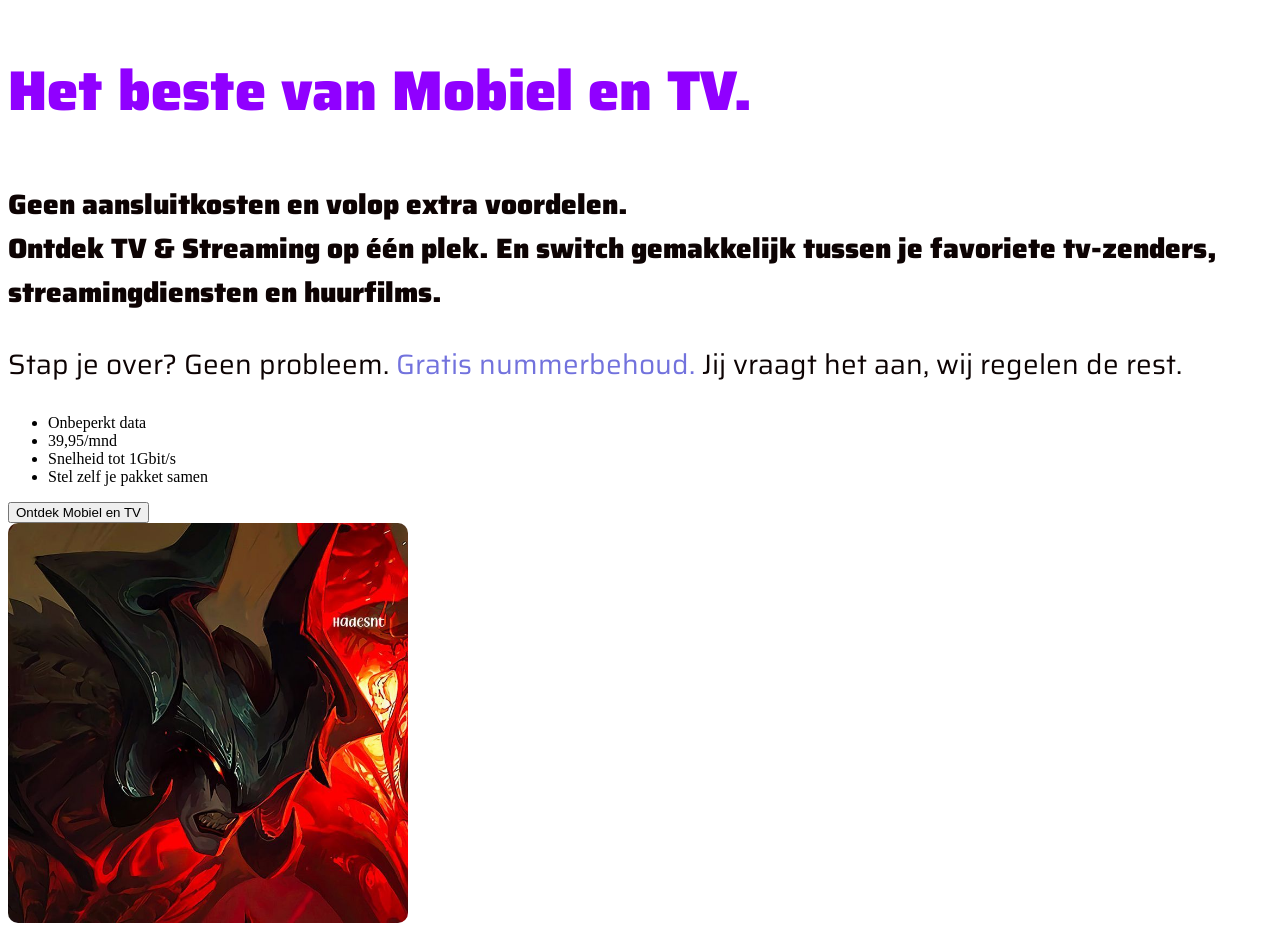
<file: folder/index.html>
<!DOCTYPE html>
<html lang="en">
  <head>
    <meta charset="UTF-8" />
    <meta name="viewport" content="width=device-width, initial-scale=1.0" />
    <title>Hallo Hi - Internet & Bellen</title>
    <link rel="preconnect" href="https://fonts.googleapis.com">
    <link rel="preconnect" href="https://fonts.gstatic.com" crossorigin>
    <link href="https://fonts.googleapis.com/css2?family=Saira:ital,wght@0,100..900;1,100..900&display=swap" rel="stylesheet">
    <link rel="stylesheet" href="style.css">
    
  </head>
  <body>
    <main class="main">
      <section class="section">
        <section class="section-left">
          <h2 class="section-title">Het beste van Mobiel en TV.</h2>
          <p class="bold">
            Geen aansluitkosten en volop extra voordelen.<br />Ontdek TV &
            Streaming op één plek. En switch gemakkelijk tussen je favoriete
            tv-zenders, streamingdiensten en huurfilms.
          </p>
          <p class="section-paragraph">
            Stap je over? Geen probleem. <a href="">Gratis nummerbehoud.</a> Jij vraagt het
            aan, wij regelen de rest.
          </p>
          <ul class="section-list">
            <li class="section-item">Onbeperkt data</li>
            <li class="section-item">39,95/mnd</li>
            <li class="section-item">Snelheid tot 1Gbit/s</li>
            <li class="section-item">Stel zelf je pakket samen</li>
          </ul>
          <button class="section-button">Ontdek Mobiel en TV</button> <br>
          <img src="images/aatroxYOUMUSTDIE.jpg" alt="aatroxYOUMUSTDIE">
        </section>
      </section>
    </main>
  </body>
</html>
</file>
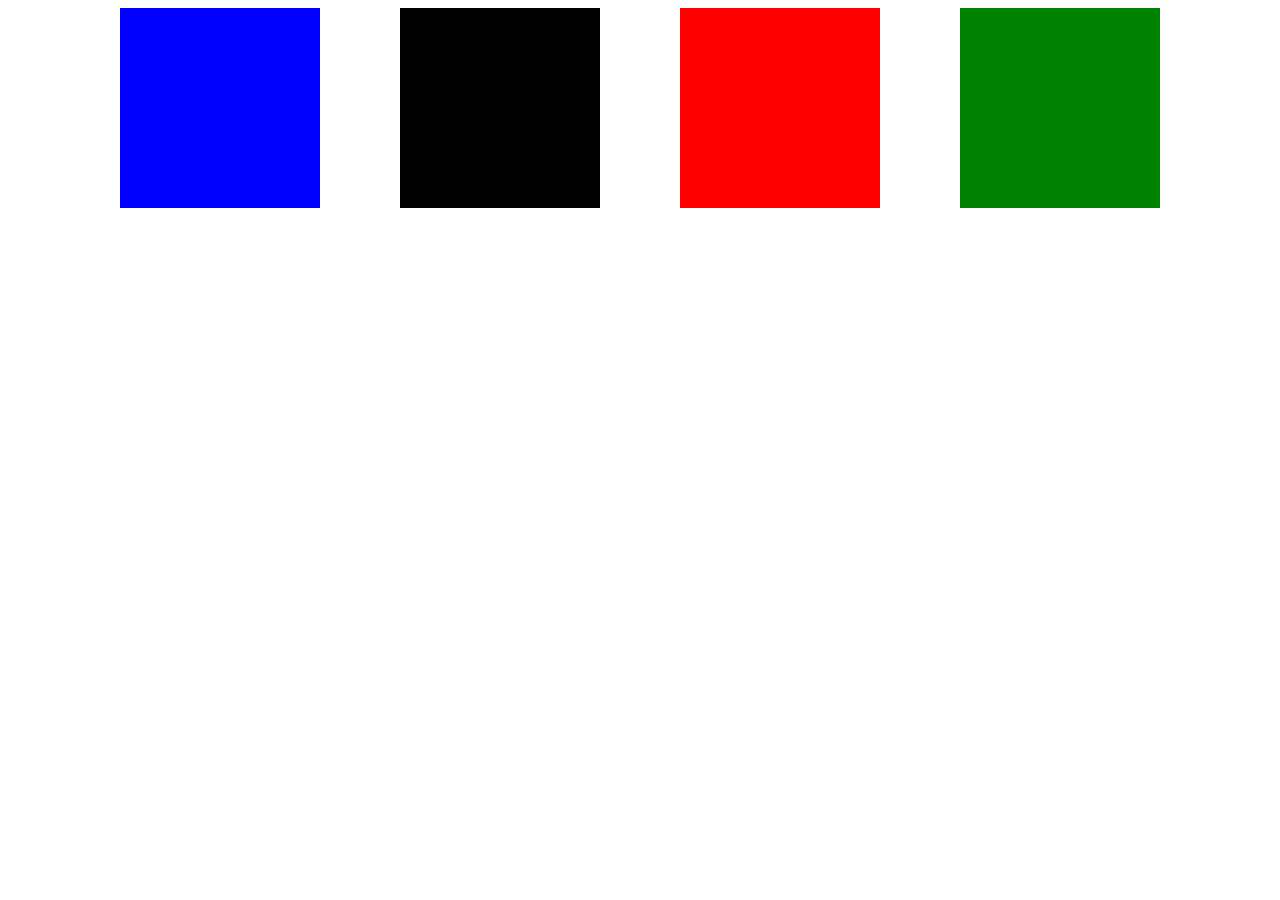
<file: opdracht6.1/index.html>
<!doctype html>
<html lang="en">
  <head>
    <meta charset="UTF-8" />
    <meta name="viewport" content="width=device-width, initial-scale=1.0" />
    <title>Document</title>
    <link rel="stylesheet" href="main.css">
  </head>
  <body>
<div class="container">
  <div class="blue"></div>
  <div class="black"></div>
  <div class="red"></div>
  <div class="green"></div>
</div>
  </body>
</html>
</file>
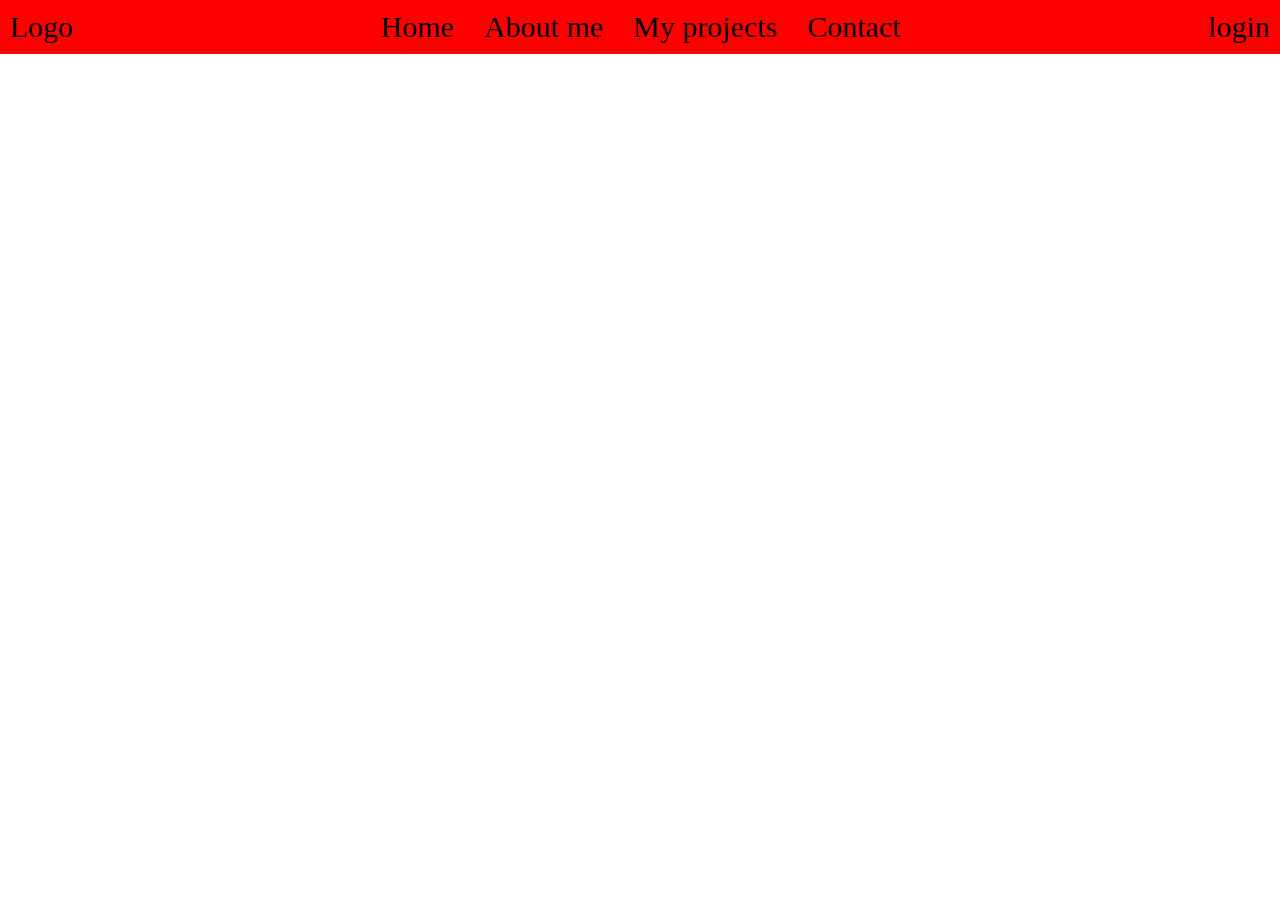
<file: opdracht6.3/index.html>
<!DOCTYPE html>
<html lang="en">
<head>
    <meta charset="UTF-8">
    <meta name="viewport" content="width=device-width, initial-scale=1.0">
    <title>Document</title>
    <link rel="stylesheet" href="main.css">
</head>
<body>
<div class="container">
    <div>Logo</div>
    <div class="middle">
        <div>Home</div>
        <div>About me</div>
        <div>My projects</div>
        <div>Contact</div>

    </div>
    <div>login</div>

</div>
</body>
</html>
</file>
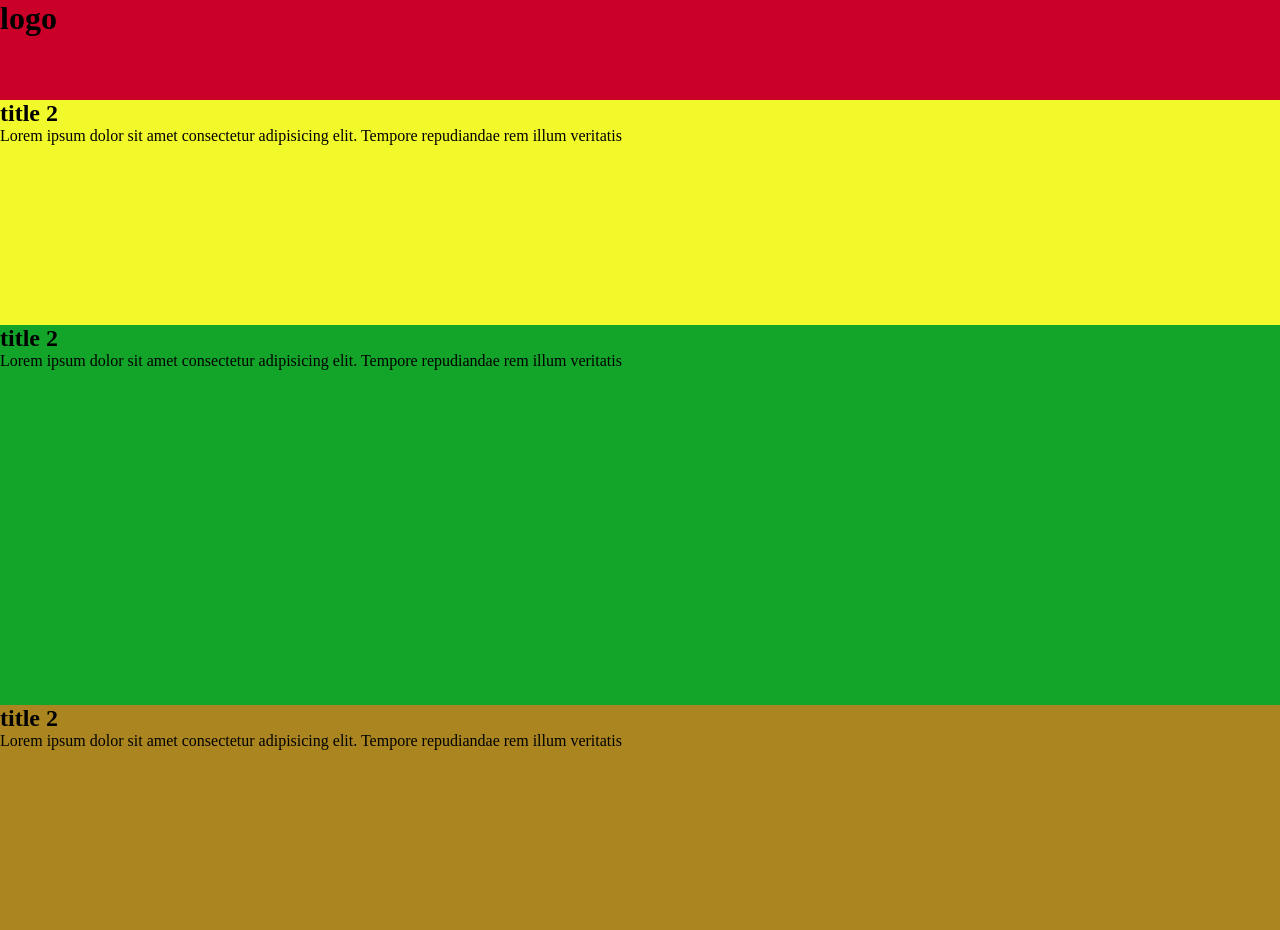
<file: opdracht7.1/index.html>
<!DOCTYPE html>
<html lang="en">
<head>
    <meta charset="UTF-8">
    <meta name="viewport" content="width=device-width, initial-scale=1.0">
    <title>Document</title>
    <link rel="stylesheet" href="main.css">
</head>
<body>
    <div class="ab"><h1>logo</h1> </div>
    <div class="bb">
    <h2>title 2</h2>
    <p>Lorem ipsum dolor sit amet consectetur adipisicing elit. Tempore repudiandae rem illum veritatis </p>
    </div>
    <div class="db">
    <h2>title 2</h2>
    <p>Lorem ipsum dolor sit amet consectetur adipisicing elit. Tempore repudiandae rem illum veritatis </p>
    </div>
    <div class="cb">
    <h2>title 2</h2>
    <p>Lorem ipsum dolor sit amet consectetur adipisicing elit. Tempore repudiandae rem illum veritatis </p>
    </div>
</div>
    
</body>
</html>
</file>
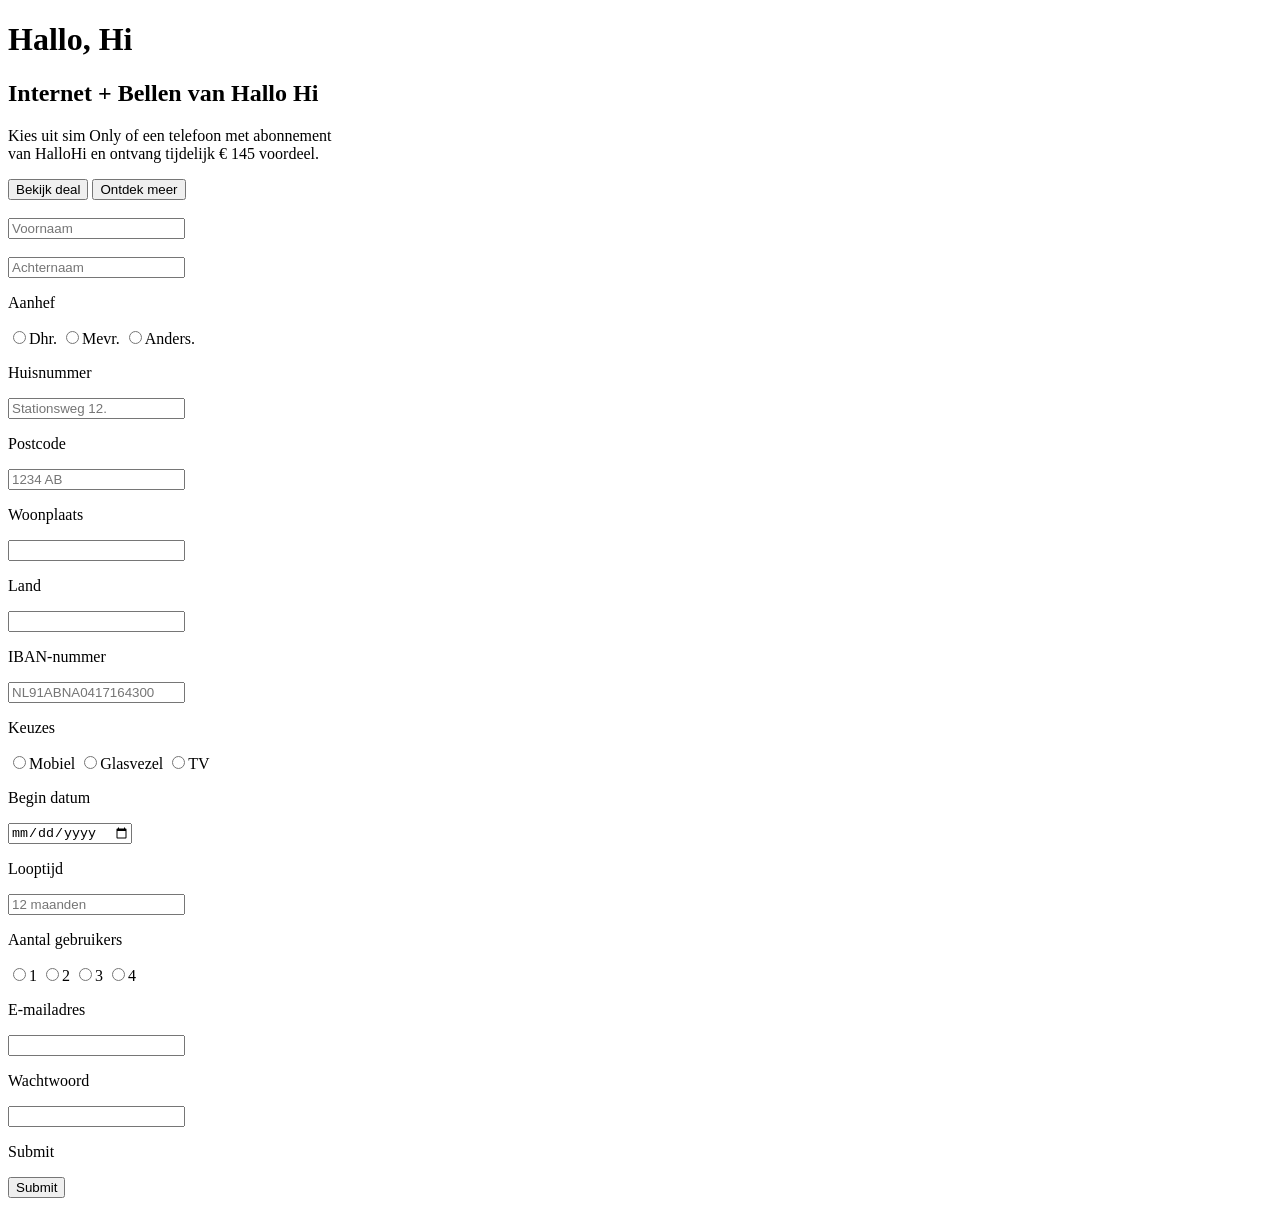
<file: W-3-2_hallohilander/index.html>
<!DOCTYPE html>
<html lang="en">
<head>
    <meta charset="UTF-8">
    <meta name="viewport" content="width=device-width, initial-scale=1.0">
    <title>Document</title>
</head>
<body>
    <header>
        <h1>Hallo, Hi</h1>
        <h2>Internet + Bellen van Hallo Hi</h2>
        <p>
        Kies uit sim Only of een telefoon met abonnement<br>
        van HalloHi en ontvang tijdelijk € 145 voordeel.
        </p>
        <button>Bekijk deal</button>
        <button>Ontdek meer</button>
    </header>
    
    <section>
        <form action="">
            <br>
            <input type="text"   placeholder="Voornaam"   pattern="[A-Za-z\s]+"required>
            <br>
            <br>
            <input type="text"  placeholder="Achternaam" pattern="[A-Za-z/s]+"required>
            <p>Aanhef</p>
            <!---->
          <input type="radio" name="Aanhef">Dhr.
          <input type="radio" name="Aanhef">Mevr.
          <input type="radio" name="Aanhef">Anders.
          <!---->
          <p>Huisnummer</p>
          <input type="text" pattern="[A-Zz-a1-9]" placeholder="Stationsweg 12." required>
          <p>Postcode</p>
          <input type="text" pattern="[0-9A-Za-z/s]" placeholder="1234 AB"required>
          <p>Woonplaats</p>
          <input type="text" pattern="[0-9A-Za-z/s]" required>
          <p>Land</p>
          <input type="text" pattern="[A-Za-z/s]" required>
          
          <p>IBAN-nummer</p>
          <input type="text" placeholder="NL91ABNA0417164300" maxlength="18">
          <p>Keuzes</p>
          <input type="radio" name="Keuzes">Mobiel
          <input type="radio" name="Keuzes">Glasvezel
          <input type="radio" name="Keuzes">TV
          
          <p>Begin datum</p>
          <input type= "date">
          <p>Looptijd</p>
          <input type="datetime" name="Looptijd" placeholder="12 maanden">
        <p>Aantal gebruikers</p> 
          <input type="radio" name="aantal gebruikers">1
          <input type="radio" name="aantal gebruikers">2
          <input type="radio" name="aantal gebruikers">3
          <input type="radio" name="aantal gebruikers">4
        <!-------------->
        <p>E-mailadres</p>
        <input type="text" pattern="[a-zA-Z0-9@/s]" required>
        <p>Wachtwoord</p>
        <input type="password">
        <p>Submit</p>
        <input type="submit">
           

        </form>
    </section>
</body>
</html>
</file>
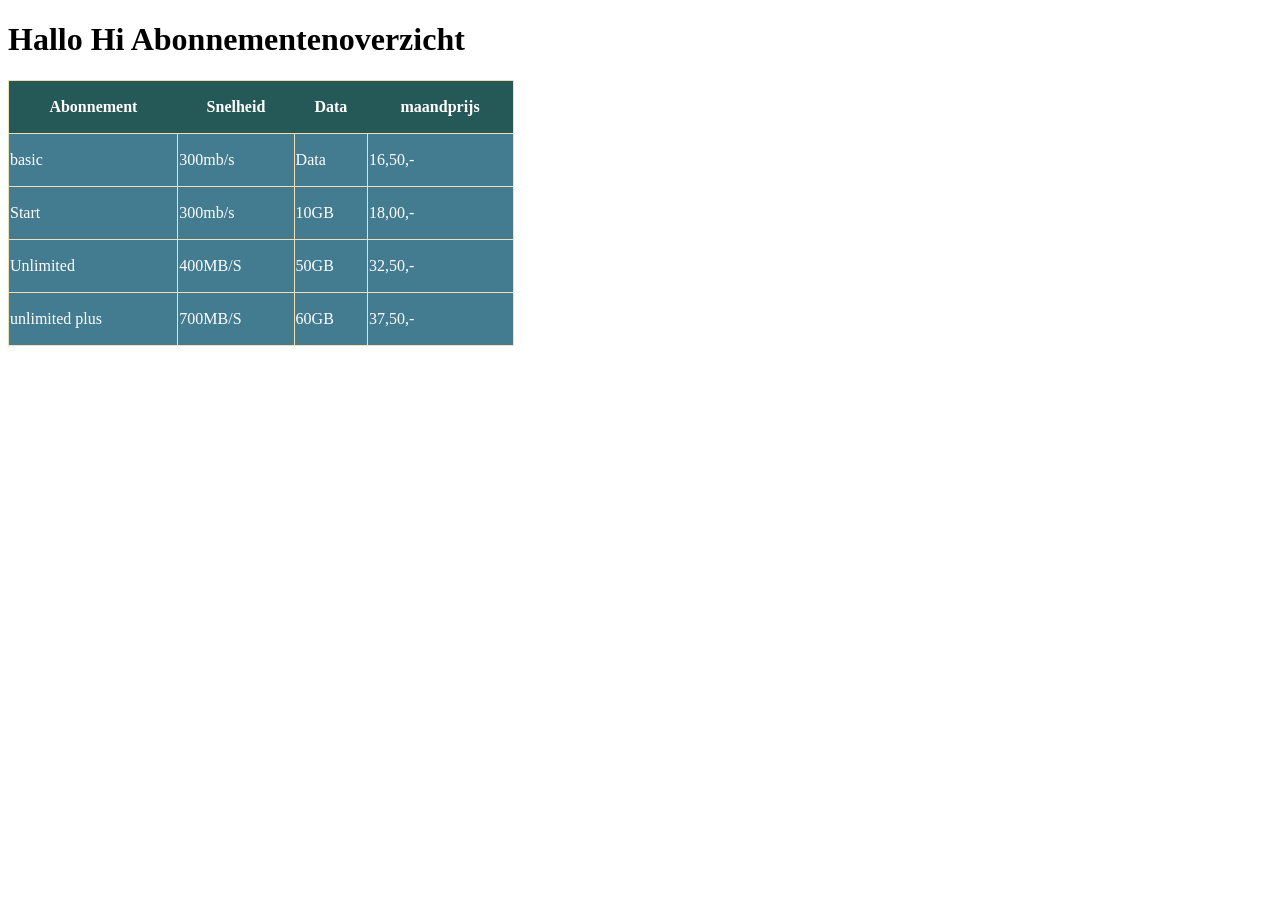
<file: W-3-3-hallohilander/index.html>
<!doctype html>
<html lang="en">
  <head>
    <meta charset="UTF-8" />
    <meta name="viewport" content="width=device-width, initial-scale=1.0" />
    <title>Document</title>
    <link rel="stylesheet" href="main.css" />
  </head>
  <body>
    <header>
      <h1>Hallo Hi Abonnementenoverzicht</h1>
    </header>
    <main>
      <table>
        <thead>
          <tr>
            <th><p>Abonnement</p></th>
            <th><p>Snelheid</p></th>
            <th><p>Data</p></th>
            <th><p>maandprijs</p></th>
          </tr>
        </thead>
        <tbody>
          <tr id="basictable">
            <td><p>basic</p></td>
            <td><p>300mb/s</p></td>
            <td><p>Data</p></td>
            <td><p>16,50,-</p></td>
          </tr>
          <tr id="basictable">
            <td><p>Start</p></td>
            <td><p>300mb/s</p></td>
            <td><p>10GB</p></td>
            <td><p>18,00,-</p></td>
          </tr>
          <tr id="basictable">
            <td><p>Unlimited</p></td>
            <td><p>400MB/S</p></td>
            <td><p>50GB</p></td>
            <td><p>32,50,-</p></td>
          </tr>
          <tr id="basictable">
            <td><p>unlimited plus</p></td>
            <td><p>700MB/S</p></td>
            <td><p>60GB</p></td>
            <td><p>37,50,-</p></td>
          </tr>
        </tbody>
      </table>
    </main>
  </body>
</html>
</file>
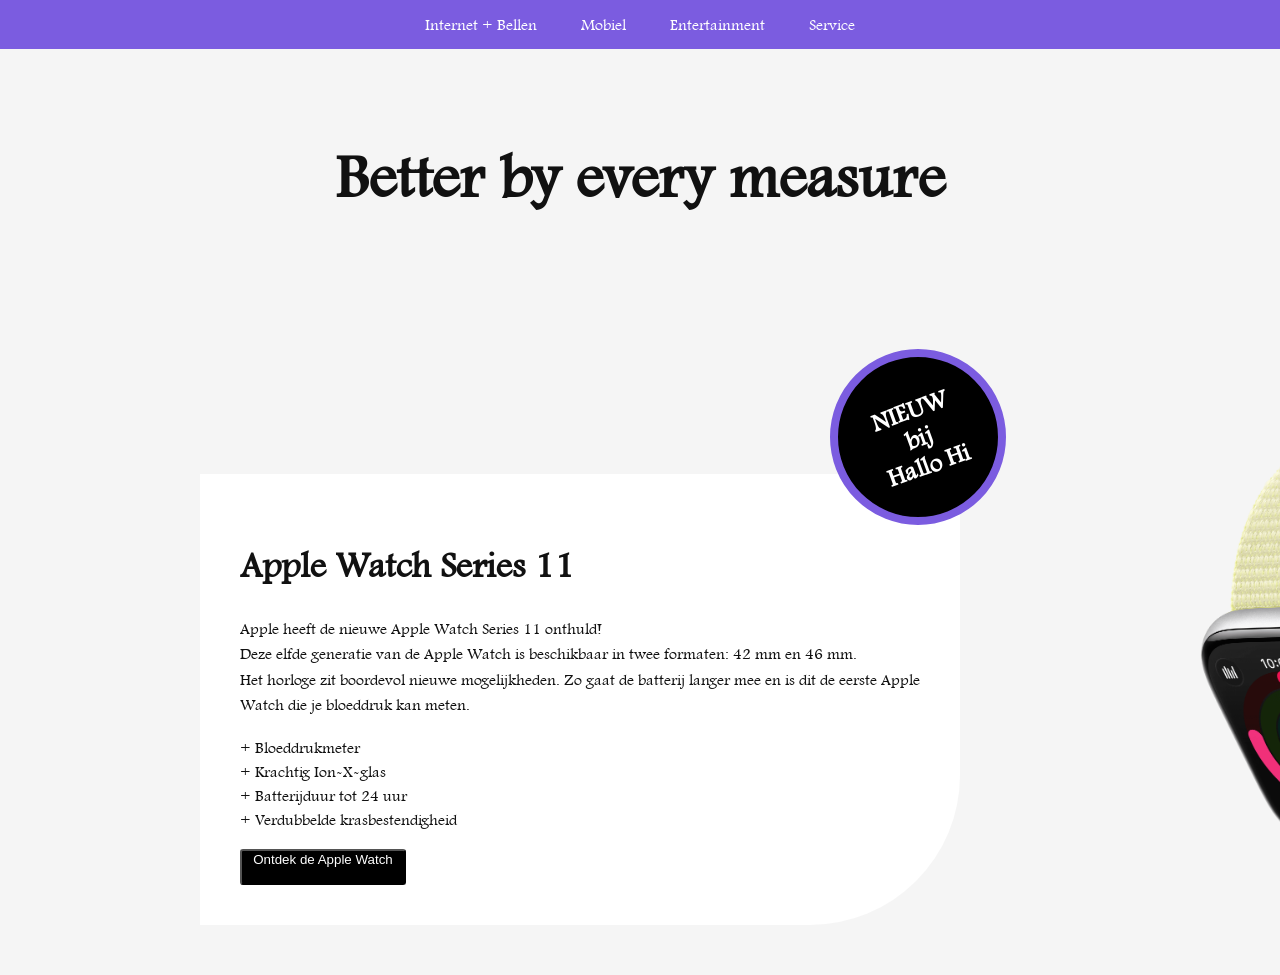
<file: opdracht4.2/apple-watch-start (1).html>
<!DOCTYPE html>
<html lang="nl">
<head>
  <meta charset="UTF-8">
  <meta name="viewport" content="width=device-width, initial-scale=1.0">
  <title>Apple Watch Series 11 - Super Deal</title>
  <link rel="stylesheet" href="css/style.css">
</head>
<body>
  <!-- Navigatie -->
  <header>
    <nav class="navbar">
      <ul>
        <li><a href="#">Internet + Bellen</a></li>
        <li><a href="#">Mobiel</a></li>
        <li><a href="#">Entertainment</a></li>
        <li><a href="#">Service</a></li>
      </ul>
    </nav>
  </header>

  <!-- Hero sectie -->
  <section class="hero">
    <div class="deal-badge">
        <span>NIEUW<br>bij<br>Hallo Hi</span>
    </div>
    <div class="hero-content">
      
      <h1>Better by every measure</h1>
    </div>
  </section>
  <!-- Product info -->
  <section class="product-info">
    <h2>Apple Watch Series 11</h2>
    <p>
      Apple heeft de nieuwe Apple Watch Series 11 onthuld!<br>
      Deze elfde generatie van de Apple Watch is beschikbaar in twee formaten: 42 mm en 46 mm.<br>
      Het horloge zit boordevol nieuwe mogelijkheden. Zo gaat de batterij langer mee en is dit de eerste Apple Watch die je bloeddruk kan meten.
    </p>
    <ul>
      <li>+ Bloeddrukmeter</li>
      <li>+ Krachtig Ion-X-glas</li>
      <li>+ Batterijduur tot 24 uur</li>
      <li>+ Verdubbelde krasbestendigheid</li>
    </ul>
    <button><a href="#" class="cta-btn">Ontdek de Apple Watch</a></button>
  </section>
</body>
</html>
</file>
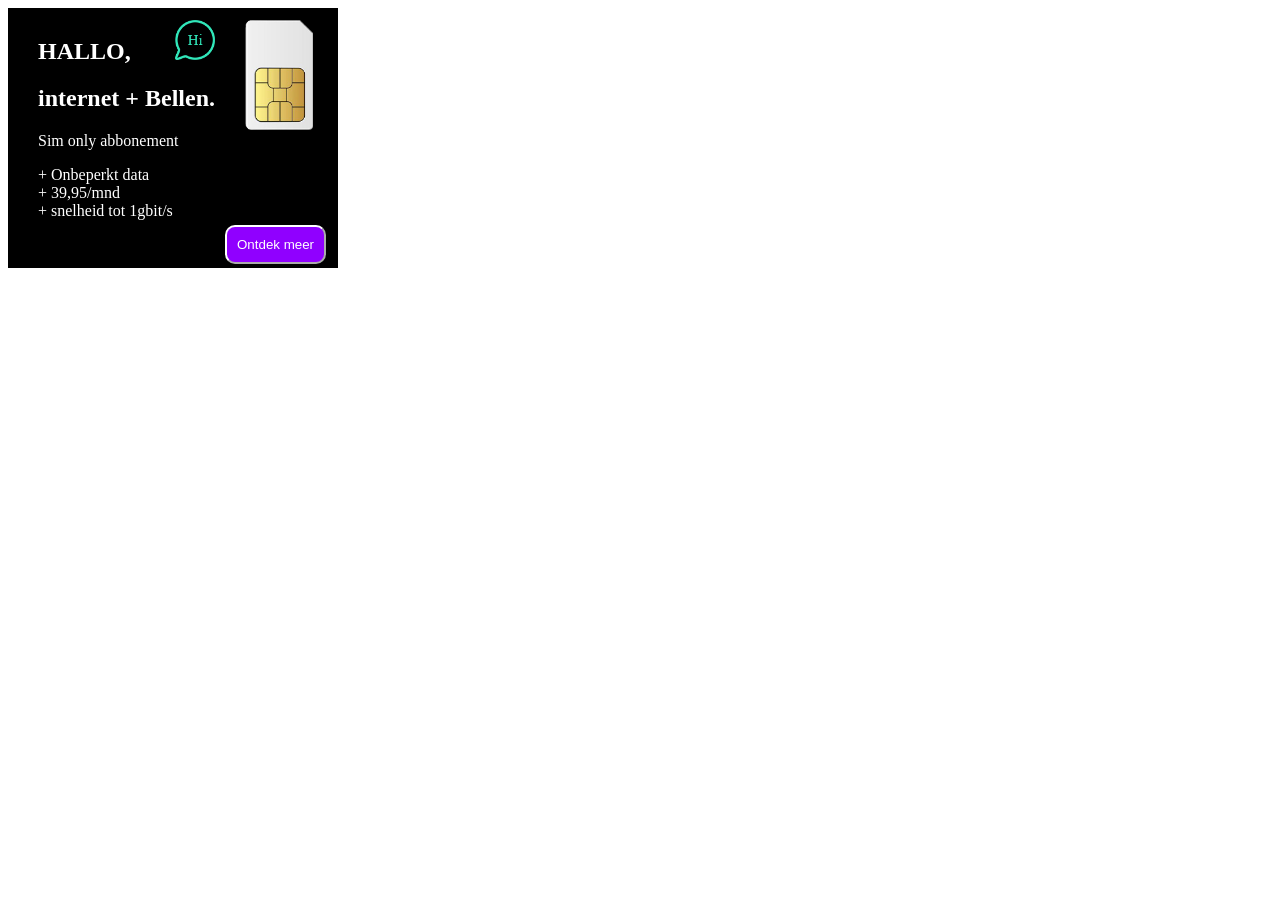
<file: opdracht5.1/banner300x250/banner-300x250.html>
<!doctype html>
<html lang="en">
  <head>
    <meta charset="UTF-8" />
    <meta name="viewport" content="width=device-width, initial-scale=1.0" />
    <title>Document</title>
    <link rel="stylesheet" href="style.css" />
  </head>
  <body>
    
   <section class="blackcolor stage"> 
   <div class="circle"></div>
      <img class="hi" src="images/hi.png" alt="hi" />
      <div class="text">
        <h1>HALLO,</h1>
        <h2>internet + Bellen.</h2>
        <p>Sim only abbonement</p>
      </div>
      <img class="sim" src="images/simKaart.png" alt="simkaart" />
      <ul>
        <li>+ Onbeperkt data</li>
        <li>+ 39,95/mnd</li>
        <li>+ snelheid tot 1gbit/s</li>
      </ul>
       
      <button class="Ontdek">Ontdek meer</button>
    
    </section>
  </body>
</html>
</file>
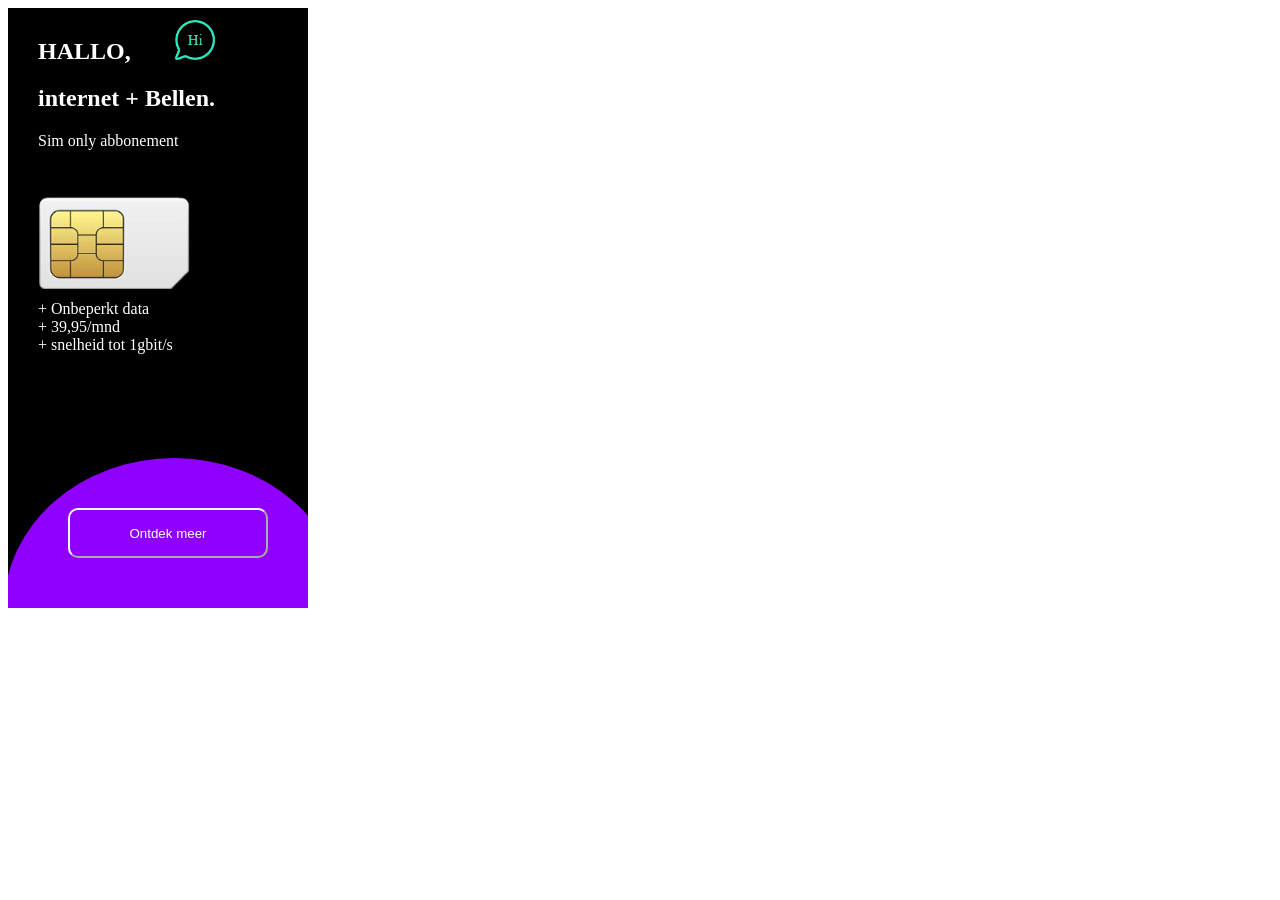
<file: opdracht5.1/banner300x600/banner-300x600.html>
<!doctype html>
<html lang="en">
  <head>
    <meta charset="UTF-8" />
    <meta name="viewport" content="width=device-width, initial-scale=1.0" />
    <title>Document</title>
    <link rel="stylesheet" href="style.css" />
  </head>
  <body>
   <section class="blackcolor stage"> 
    <div class="circle"></div>
      <img class="hi" src="images/hi.png" alt="hi" />
      <div class="text">
        <h1>HALLO,</h1>
        <h2>internet + Bellen.</h2>
        <p>Sim only abbonement</p>
      </div>
      <img class="sim" src="images/simKaart.png" alt="simkaart" />
      <ul>
        <li>+ Onbeperkt data</li>
        <li>+ 39,95/mnd</li>
        <li>+ snelheid tot 1gbit/s</li>
      </ul>
      <button class="Ontdek">Ontdek meer</button>
    </section>
  </body>
</html>
</file>
<file: folder/style.css>
h2 {
  font-size: 56px;
  color: #9000ff;
  font-style: bold;
  font-weight: 900;
  font-family: "saira", sans-serif;
}
p {
  color: #0d0303;
  font-size: 28px;
    font-family: "Saira", sans-serif;
}
  
.bold{
  color: #0d0303;
  font-size: 28px;
  font-style: bold; 
  font-weight: 900;
}
a{
text-decoration-line: none;
color: #7272dd;
}
img{
width: 400px;
border-radius: 10px;
}
img:hover{
    transform: scaleX(-1);
}
</file>
<file: opdracht6.1/main.css>
.container {
    display: flex;
    justify-content: space-evenly;
   /* flex-direction: row-reverse; */
    align-items: center;
    width: 100%;
    max-width: 1200px;
    margin: 0 auto;
}
.blue {
    background-color: blue;
    width: 200px;
    height: 200px;
}

.black {
    background-color: black;
    width: 200px;
    height: 200px;
}

.red {
    background-color: red;
    width: 200px;
    height: 200px;
}

.green {
    background-color: green;
    width: 200px;
    height: 200px;
}
</file>
<file: opdracht6.3/main.css>
*{
    padding: 0;
    margin: 0;
}
body{
    font-size: 30px;
}
.container{
    display: flex;
    align-items: center;
    justify-content: space-between;
    background-color: red;
    padding: 10px;
}
.middle{
    flex-direction: row;
    display: flex;
    gap: 30px;
}
</file>
<file: opdracht7.1/main.css>
*{
    padding: 0;
    margin: 0;
    box-sizing: border-box;

}

.ab {
  display: flex;
  background-color: rgb(126, 126, 186);
  color: black;
  min-height: 100px;
}
.bb {
  background-color: cyan;
  min-height: 225px;

}
.cb {
  background-color: darkblue;
  min-height: 225px;

}
.db {
  background-color: rgb(198, 98, 198);
  min-height: 380px;

}
@media (min-width: 768px){
   .ab {
  background-color: rgb(186, 126, 138);
}
.bb {
  background-color: rgb(49, 68, 68);

}
.cb {
  background-color: rgb(171, 171, 237);
  
}
.db {
  background-color: rgb(23, 19, 23);
  

}

    
}
@media (min-width: 1280px){
   .ab {
  background-color: rgb(203, 0, 41);
}
.bb {
  background-color: rgb(242, 249, 43);

}
.cb {
  background-color: rgb(171, 134, 32);
  
}
.db {
  background-color: rgb(19, 165, 41);
  

}

    
}
</file>
<file: W-3-3-hallohilander/main.css>
tr {

  background-color: #255957;
}
table {
  width: 40%;
}

#basictable {
  background-color: #437c90;
}

p {
  color: white;
}

table,
td {
  border: 1px solid wheat;
  border-collapse: collapse;
}
</file>
<file: opdracht4.2/css/style.css>
/* Algemene stijl */

html {
  background-color: #f5f5f5;
  font-family: HelloHiFont;
}


/* Custom Font */
@font-face {
  font-family: HelloHiFont;
  src: url(font/ftltlt-webfont.woff);
}

@font-face {
  font-family: HelloHiFont2;
  src: url(font/ftltlt-webfont2.woff);
}



body {
  margin: 0;
  font-family: HelloHiFont, sans-serif;
 color: #111;
 background-image: url(img/watch.png);
 background-repeat: no-repeat;
 background-attachment: fixed;
 background-position: 100%;
 background-position: 1200px;
 background-position-y: 425px;
 background-size: 400px;
 

 }


/* Navigatie */
.navbar {
  background: #7b5ce0;
  padding: 15px 0;
  text-align: center;
}
.navbar ul {
  list-style: none;
  margin: 0;
  padding: 0;
}
.navbar ul li {
  display: inline-block;
  margin: 0 20px;
}
.navbar ul li a {
  color: white;
  text-decoration: none;
  font-weight: 500;
}

/* Hero sectie */
.hero {
  display: flex;
  justify-content: center;
  align-items: center;
  padding: 40px 20px;
  position: relative;
}

.deal-badge {
  position: absolute;
  left: 830px;
  top: 300px;
  background-color: #000;
  color: white;
  border-radius: 50%;
  width: 160px;
  height: 160px;
  display: flex;
  justify-content: center;
  align-items: center;
  font-weight: bold;
  font-size: 25px;
  border: 8px solid #7b5ce0;
  text-align: center;
}
.deal-badge span {
  transform: rotate(-20deg);
}

.hero-content {
  text-align: center;
}
.watch-img {
  width: 10vw;
align-content: center;
}
.hero h1 {
  font-size: 62px;
}

/* Product info */
.product-info {
  max-width: 680px;
  margin: 50px 200px;
  padding: 40px;
  background: #f5f5f5;
  background-color: #fff;
  margin-top: 170px;
  border-bottom-right-radius: 150px;
}
.product-info h2 {
  font-size: 36px;
}
.product-info p {
  line-height: 1.6;
}
.product-info ul {
  margin: 20px 0;
  padding: 0;
  list-style: none;
}
.product-info ul li {
  margin: 5px 0;
}
.cta-btn {
  display: inline-block;
  background: black;
  color: white;
  text-decoration-line: none;
  width: 150px;
  height: 30px;
  text-align: center;
}
button{
  background-color: #000;
  border-radius: 3px;  
  
  
}
</file>
<file: opdracht5.1/banner300x250/style.css>
.sim {
  height: 110px;
  padding-left: 20px;
  position: absolute;
  top: 20px;
  left: 225px;
}
.blackcolor {
  background-color: black;
  color: white;
  padding-top: 10px;
  padding-left: 30px;
  height: 250px;
  width: 300px;
}

li {
  list-style: none;
}
ul{ 
  padding-left: 0px;
   margin-top: 10px;
}
.hi {
  height: 40px;
  position: absolute;
  top: 20px;
  left: 175px;
}
.Ontdek {

  background-color: #9000ff;
  color: white;
  border-radius: 10px;
  left: 225px;
  top: 225px;
  position: absolute;
  padding: 10px;
  border-color: white;
  border-width: 2px;
}
</file>
<file: opdracht5.1/banner300x600/style.css>
.stage {  
    position: relative;
    cursor: pointer;
    
    -webkit-box-sizing: border-box;
   -moz-box-sizing: border-box;
   box-sizing: border-box;    
   overflow: hidden;    
}

.sim{
    transform: rotate(90deg);
    height: 150px;
    padding-left: 20px;
    position: absolute;
    top: 150px;
    left: 50px;
}


.blackcolor{
background-color: black;
color: white;
padding-top: 10px;
padding-left: 30px;
height: 600px;
width: 300px;
}
li{
    list-style: none;
}
.hi{
    height: 40px;
    position: fixed;
    top: 20px;
    left: 175px;
}
.Ontdek{
 background-color: #9000ff;
 color: white;
 height: 50px;
 width: 200px;
 border-radius: 10px;
 left: 60px;
 top: 500px;
 position: absolute;
 padding: 10px;
 border-color: white;
 border-width: 2px;
}
ul{
    padding-left: 0px;
    margin-top: 150px;
}
.circle {
    width: 340px;
    height: 300px;
    background: #9000ff;
    border-radius: 50%;
    position: absolute;
    top: 450px;
    left: -4px;
}
</file>
